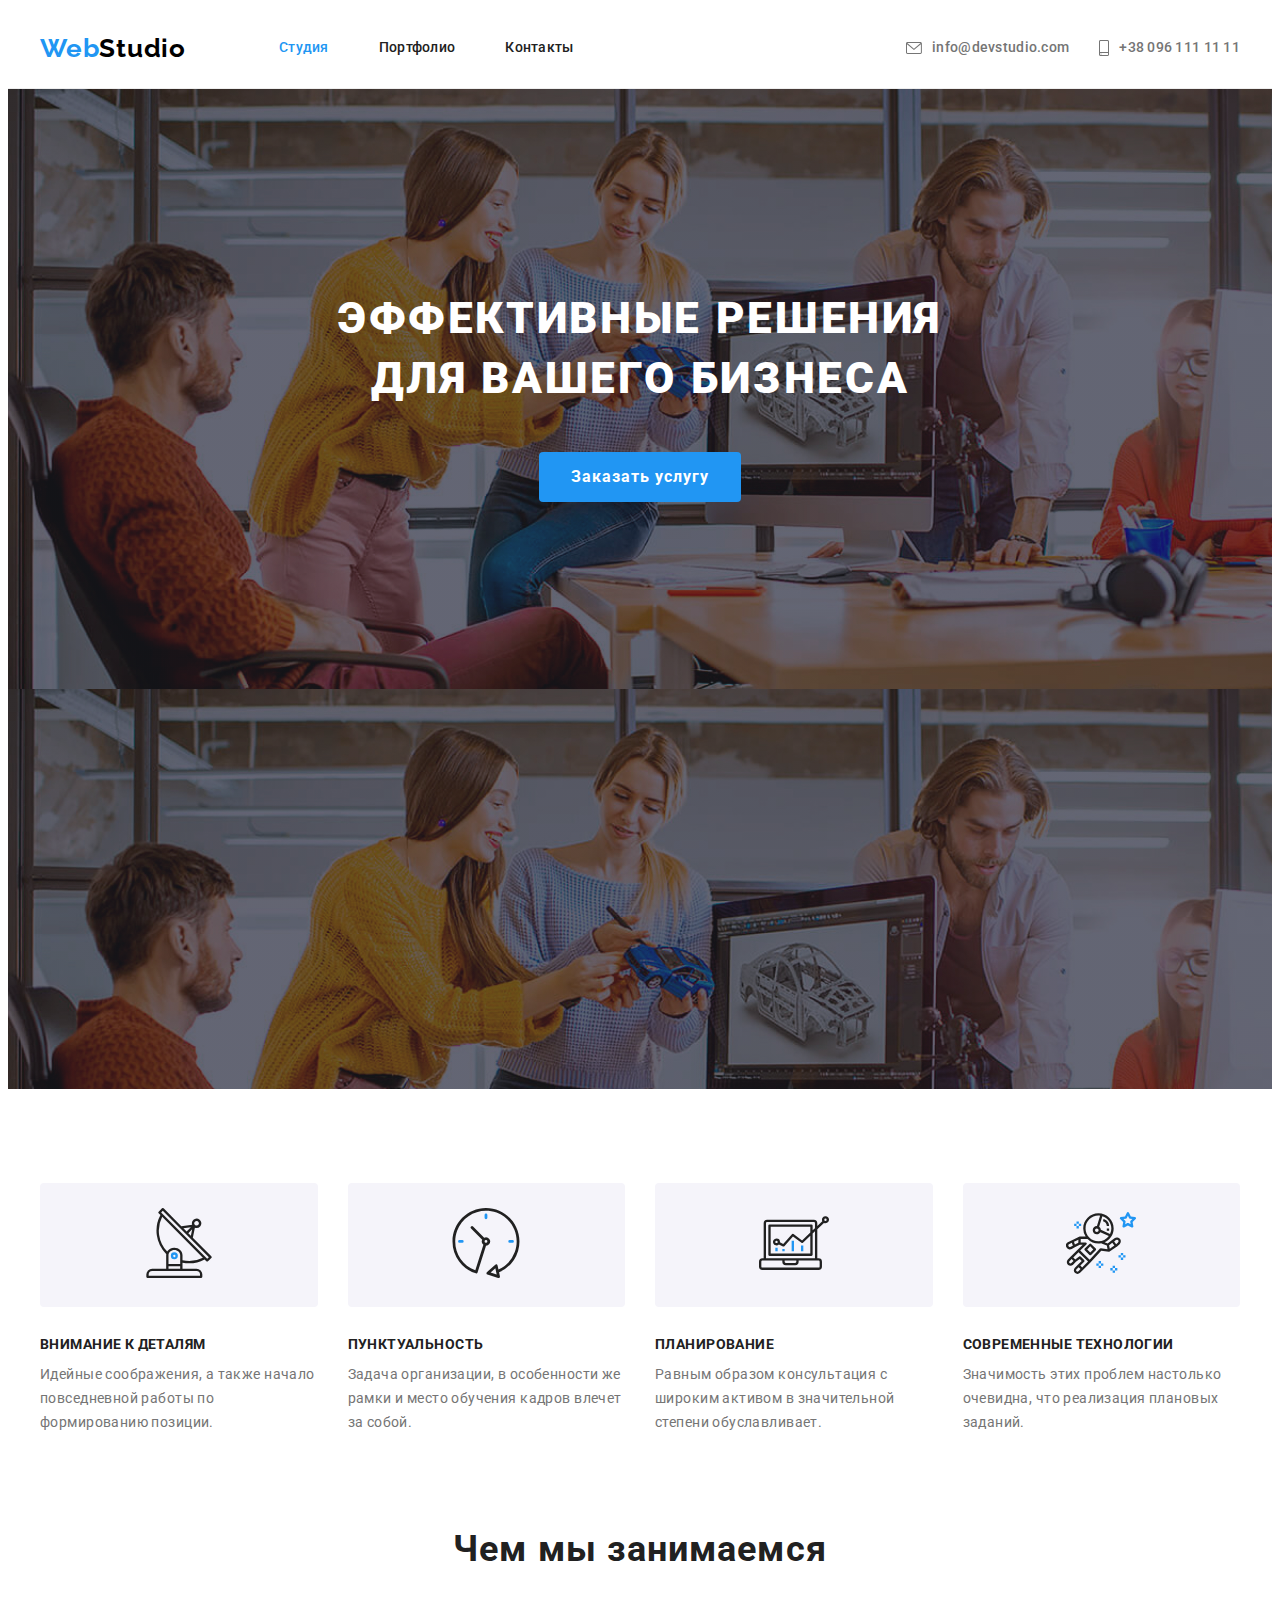
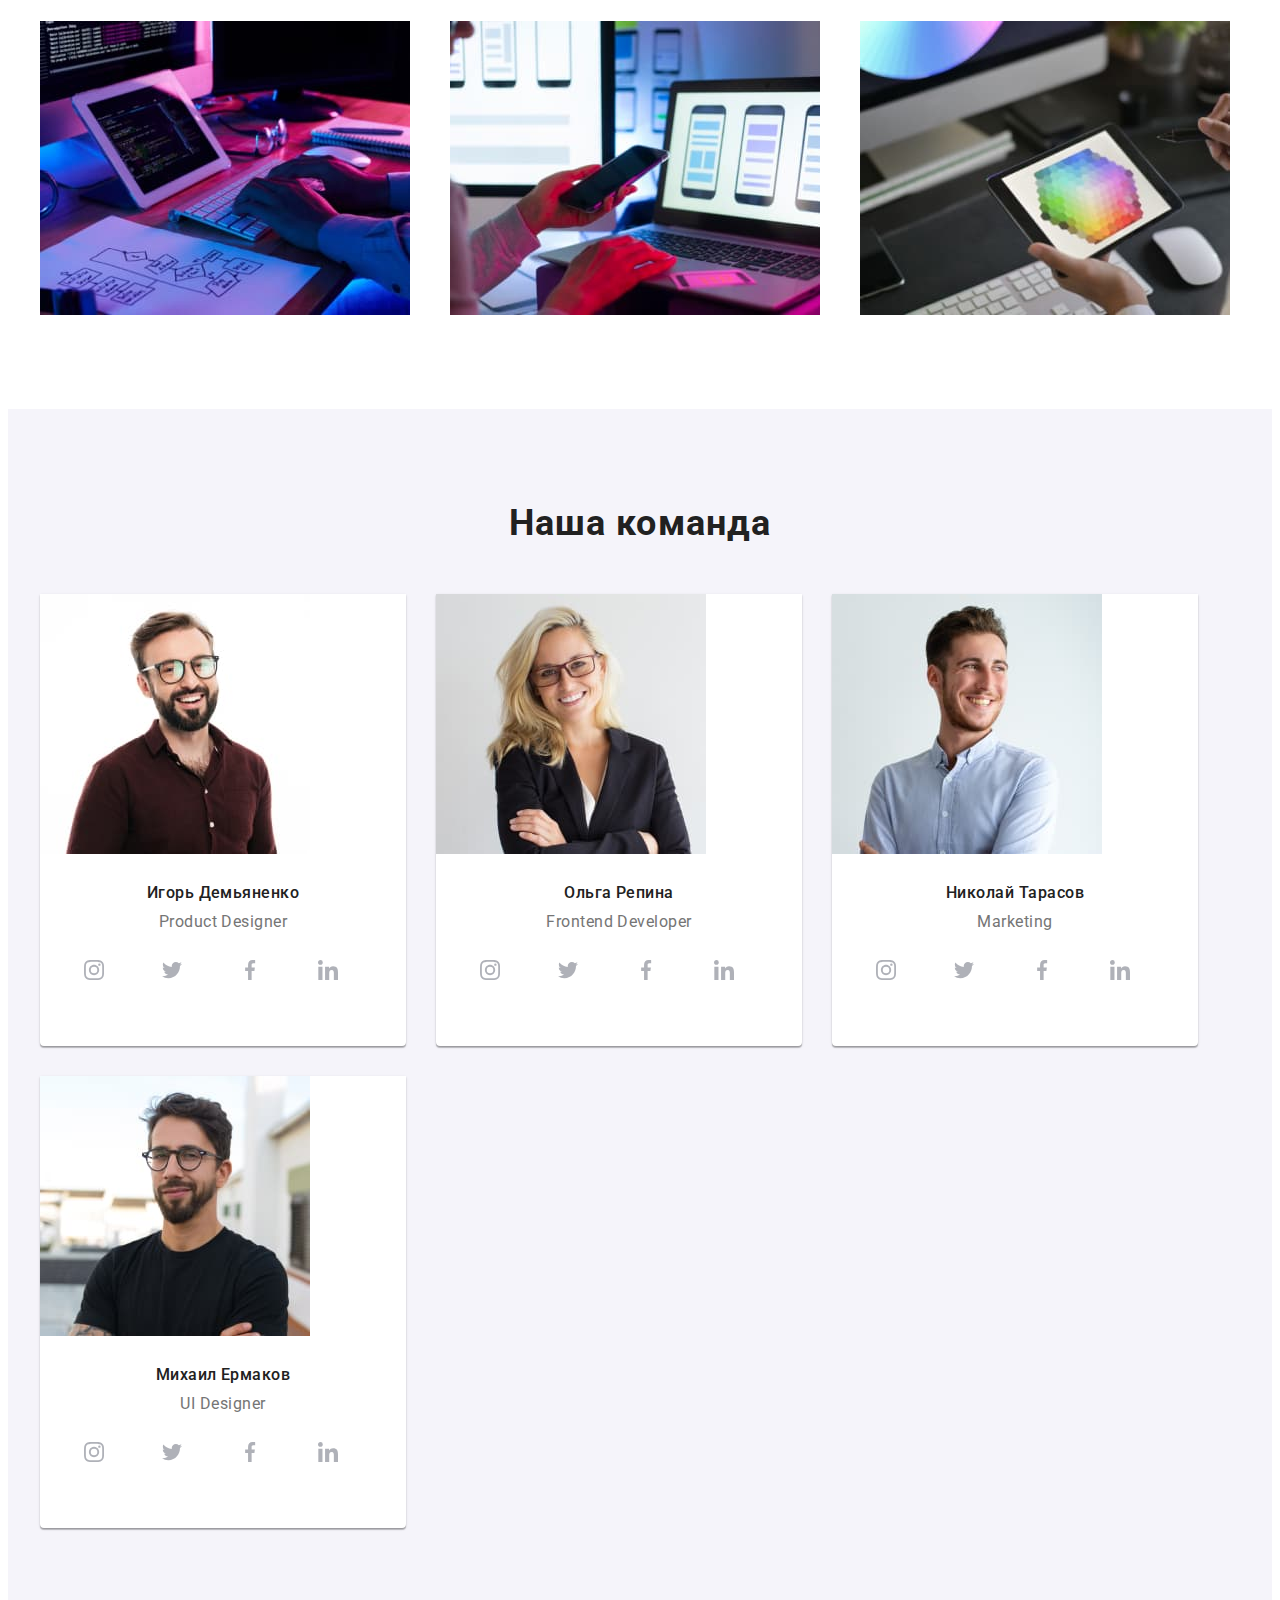
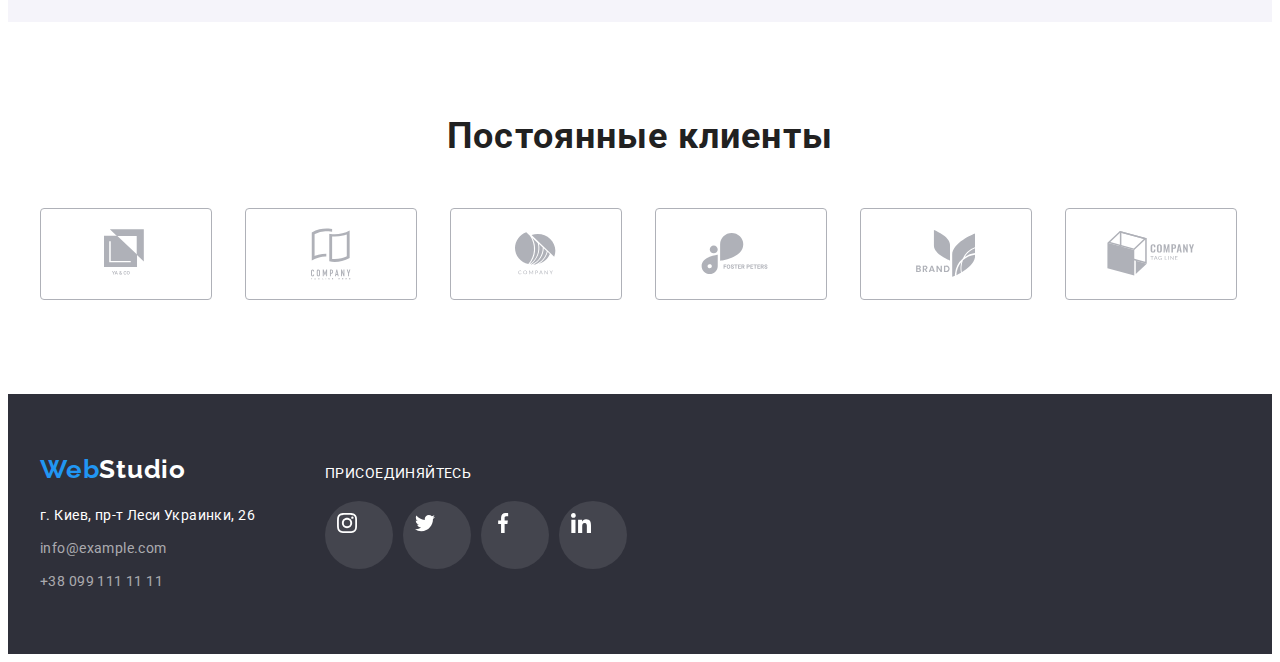
<file: index.html>
<!DOCTYPE html>
<html lang="ru">
<head>
    <meta charset="UTF-8">
    <meta http-equiv="X-UA-Compatible" content="IE=edge">
    <meta name="viewport" content="width=device-width, initial-scale=1.0">
    <title>Веб Студия</title>
    <link rel="stylesheet" href="https://cdnjs.cloudflare.com/ajax/libs/modern-normalize/1.0.0/modern-normalize.min.css"
        integrity="sha512-ISS7cAi1PEhQ8jnbJpJZMd29NlhNj4AWYyLOSp2CE/CsHxTCu+r+t0D2yoJudVrd0/8fTVPUVDzY5Tvli75u/g=="
        crossorigin="anonymous" />
    <link rel="preconnect" href="https://fonts.gstatic.com">
    <link href="https://fonts.googleapis.com/css2?family=Raleway:wght@700&family=Roboto:wght@400;500;700;900&display=swap"
        rel="stylesheet">
    <link rel="stylesheet" href="./css/styles.css">
</head>

<body>

     <!-- Шапка! -->
    <header class="page-header">
        <div class="container">
            <nav class="main-nav">
                <a  class="logo logo-light-theme link"
                    href="#"
                    target="_blank"
                    rel="noopener noreferrer"
                    lang="en"
                    aria-label="Web Studio">
                    <span class="logo-text">Web</span>Studio</a> 
                <ul class="site-nav list">
                    <li class="nav-item">
                        <a class="nav-link link current-page" href="./index.html">Студия</a>
                    </li>
                    <li class="nav-item">
                        <a class="nav-link link" href="./portfolio.html">Портфолио</a>
                    </li>
                    <li class="nav-item">
                        <a class="nav-link link" href="#">Контакты</a>
                    </li>
                </ul>
            </nav>

            <ul class="contacts-header list">
                <li class="contacts-header-item mail">
                    <a class="contacts-header-link link" href="mailto:info@devstudio.com">
                        <svg class="contacts-icon" width="16" height="12">
                            <use href="./images/icons.svg#icon-envelope"></use>
                        </svg>
                        <span>info@devstudio.com</span>
                    </a>
                </li>
                <li class="contacts-header-item tel">
                    <a class="contacts-header-link tel link" href="tel:+380961111111">
                        <svg class="contacts-icon" width="10" height="16">
                            <use href="./images/icons.svg#icon-smartphone"></use>
                        </svg>
                        <span>+38 096 111 11 11</span>
                    </a>
                </li>
            </ul>
        </div>
    </header>


    <main>

        <!-- Герой!  -->

        <section class="hero">
            <div class="hero-wrapper">
                <h1 class="hero-title">Эффективные решения для вашего бизнеса</h1>
                <button class="modal-button button" type="button">Заказать услугу</button>
            </div>
        </section>


        <!-- Особенности! -->

        <section class="features section">
            <div class="container">
                <h2 class="visually-hidden">Наши Особенности</h2>
                <ul class="features-list list">
                    <li class="features-item">
                        <div class="features-item-thumb">
                            <svg width="70" height="70">
                                <use href="./images/icons.svg#icon-antenna"></use>
                            </svg>
                        </div>
                        <h3 class="features-title">Внимание к деталям</h3>
                        <p class="features-desc">Идейные соображения, а также начало повседневной работы по формированию позиции.</p>
                    </li>
                    <li class="features-item">
                        <div class="features-item-thumb">
                            <svg width="70" height="70">
                                <use href="./images/icons.svg#icon-clock"></use>
                            </svg>
                        </div>
                        <h3 class="features-title">Пунктуальность</h3>
                        <p class="features-desc">Задача организации, в особенности же рамки и место обучения кадров влечет за собой.</p>
                    </li>
                    <li class="features-item">
                        <div class="features-item-thumb">
                            <svg width="70" height="70">
                                <use href="./images/icons.svg#icon-diagram"></use>
                            </svg>
                        </div>
                        <h3 class="features-title">Планирование</h3>
                        <p class="features-desc">Равным образом консультация с широким активом в значительной степени обуславливает.</p>
                    </li>
                    <li class="features-item">
                        <div class="features-item-thumb">
                            <svg width="70" height="70">
                                <use href="./images/icons.svg#icon-astronaut"></use>
                            </svg>
                        </div>
                        <h3 class="features-title">Современные технологии</h3>
                        <p class="features-desc">Значимость этих проблем настолько очевидна, что реализация плановых заданий.</p>
                    </li>
                </ul>
            </div>
        </section>

        <!-- Галерея студии! -->

        <section class="gallery section">
            <div class="container">
                <h2 class="section-title">Чем мы занимаемся</h2>
                <ul class="gallery-list list">
                    <li class="gallery-item">
                        <img 
                            class="gallery-img"
                            src="./images/main/main-studio/work-process-01.jpg" 
                            alt="Сотрудник пишет код"
                            width="370"
                            height="294">
                    </li>
                    <li class="gallery-item">
                        <img 
                            class="gallery-img"
                            src="./images/main/main-studio/work-process-02.jpg" 
                            alt="Сотрудник адаптирует сайт под мобильные устройства" 
                            width="370"
                            height="294">
                    </li>
                    <li class="gallery-item">
                        <img 
                            class="gallery-img"
                            src="./images/main/main-studio/work-process-03.jpg" 
                            alt="Дизайнер работает с палитрой" 
                            width="370"
                            height="294">
                    </li>
                </ul>
            </div>
        </section>

        <!-- Сотрудники! -->

        <section class="employees section">
            <div class="container">
                <h2 class="section-title">Наша команда</h2>
                <ul class="employees-list list">
                    <li class="employee-card">
                        <img 
                            class="employee-img"
                            src="./images/main/main-employees/employee-01.jpg" 
                            alt="Игорь Демьяненко"
                            width="270"
                            height="260">
                        <div class="employee-card-thumb">    
                            <h3 class="employee-name">Игорь Демьяненко</h3>
                            <p class="employee-speciality" lang="en">Product Designer</p>
                            <ul class="social-links list">
                                <li class="social-links-item">
                                    <a class="social-links-link" href="#" aria-label="Instagram">
                                        <svg class="social-links-icon" width="20" height="20">
                                            <use href="./images/icons.svg#icon-instagram"></use>
                                        </svg>
                                    </a>
                                </li>
                                <li class="social-links-item">
                                    <a class="social-links-link" href="#" aria-label="Twitter">
                                        <svg class="social-links-icon" width="20" height="20">
                                            <use href="./images/icons.svg#icon-twitter"></use>
                                        </svg>
                                    </a>
                                </li>
                                <li class="social-links-item">
                                    <a class="social-links-link" href="#" aria-label="Facebook">
                                        <svg class="social-links-icon" width="20" height="20">
                                            <use href="./images/icons.svg#icon-facebook"></use>
                                        </svg>
                                    </a>
                                </li>
                                <li class="social-links-item">
                                    <a class="social-links-link" href="#" aria-label="Linkedin">
                                        <svg class="social-links-icon" width="20" height="20">
                                            <use href="./images/icons.svg#icon-linkedin"></use>
                                        </svg>
                                    </a>
                                </li>
                            </ul>
                        </div>
                    </li>
                    <li class="employee-card">
                        <img 
                            class="employee-img"
                            src="./images/main/main-employees/employee-02.jpg" 
                            alt="Ольга Репина" 
                            width="270"
                            height="260">
                        <div class="employee-card-thumb">
                            <h3 class="employee-name">Ольга Репина</h3>
                            <p class="employee-speciality" lang="en">Frontend Developer</p>
                            <ul class="social-links list">
                                <li class="social-links-item">
                                    <a class="social-links-link" href="#" aria-label="Instagram">
                                        <svg class="social-links-icon" width="20" height="20">
                                            <use href="./images/icons.svg#icon-instagram"></use>
                                        </svg>
                                    </a>
                                </li>
                                <li class="social-links-item">
                                    <a class="social-links-link" href="#" aria-label="Twitter">
                                        <svg class="social-links-icon" width="20" height="20">
                                            <use href="./images/icons.svg#icon-twitter"></use>
                                        </svg>
                                    </a>
                                </li>
                                <li class="social-links-item">
                                    <a class="social-links-link" href="#" aria-label="Facebook">
                                        <svg class="social-links-icon" width="20" height="20">
                                            <use href="./images/icons.svg#icon-facebook"></use>
                                        </svg>
                                    </a>
                                </li>
                                <li class="social-links-item">
                                    <a class="social-links-link" href="#" aria-label="Linkedin">
                                        <svg class="social-links-icon" width="20" height="20">
                                            <use href="./images/icons.svg#icon-linkedin"></use>
                                        </svg>
                                    </a>
                                </li>
                            </ul>
                        </div>
                    </li>
                    <li class="employee-card">
                        <img 
                            class="employee-img"
                            src="./images/main/main-employees/employee-03.jpg" 
                            alt="Николай Тарасов" 
                            width="270"
                            height="260">
                        <div class="employee-card-thumb">
                            <h3 class="employee-name">Николай Тарасов</h3>
                            <p class="employee-speciality" lang="en">Marketing</p>
                            <ul class="social-links list">
                                <li class="social-links-item">
                                    <a class="social-links-link" href="#" aria-label="Instagram">
                                        <svg class="social-links-icon" width="20" height="20">
                                            <use href="./images/icons.svg#icon-instagram"></use>
                                        </svg>
                                    </a>
                                </li>
                                <li class="social-links-item">
                                    <a class="social-links-link" href="#" aria-label="Twitter">
                                        <svg class="social-links-icon" width="20" height="20">
                                            <use href="./images/icons.svg#icon-twitter"></use>
                                        </svg>
                                    </a>
                                </li>
                                <li class="social-links-item">
                                    <a class="social-links-link" href="#" aria-label="Facebook">
                                        <svg class="social-links-icon" width="20" height="20">
                                            <use href="./images/icons.svg#icon-facebook"></use>
                                        </svg>
                                    </a>
                                </li>
                                <li class="social-links-item">
                                    <a class="social-links-link" href="#" aria-label="Linkedin">
                                        <svg class="social-links-icon" width="20" height="20">
                                            <use href="./images/icons.svg#icon-linkedin"></use>
                                        </svg>
                                    </a>
                                </li>
                            </ul>
                        </div>
                    </li>
                    <li class="employee-card">
                        <img 
                            class="employee-img"
                            src="./images/main/main-employees/employee-04.jpg" 
                            alt="Михаил Ермаков" 
                            width="270"
                            height="260">
                        <div class="employee-card-thumb">
                            <h3 class="employee-name">Михаил Ермаков</h3>
                            <p class="employee-speciality" lang="en">UI Designer</p>
                            <ul class="social-links list">
                                <li class="social-links-item">
                                    <a class="social-links-link" href="#" aria-label="Instagram">
                                        <svg class="social-links-icon" width="20" height="20">
                                            <use href="./images/icons.svg#icon-instagram"></use>
                                        </svg>
                                    </a>
                                </li>
                                <li class="social-links-item">
                                    <a class="social-links-link" href="#" aria-label="Twitter">
                                        <svg class="social-links-icon" width="20" height="20">
                                            <use href="./images/icons.svg#icon-twitter"></use>
                                        </svg>
                                    </a>
                                </li>
                                <li class="social-links-item">
                                    <a class="social-links-link" href="#" aria-label="Facebook">
                                        <svg class="social-links-icon" width="20" height="20">
                                            <use href="./images/icons.svg#icon-facebook"></use>
                                        </svg>
                                    </a>
                                </li>
                                <li class="social-links-item">
                                    <a class="social-links-link" href="#" aria-label="Linkedin">
                                        <svg class="social-links-icon" width="20" height="20">
                                            <use href="./images/icons.svg#icon-linkedin"></use>
                                        </svg>
                                    </a>
                                </li>
                            </ul>
                        </div>
                    </li>
                </ul>
            </div>
        </section>


        <!-- Клиенты! -->

        <section class="clients section">
            <div class="container">
                <h2 class="section-title">Постоянные клиенты</h2>
                <ul class="clients-list list">
                    <li class="clients-item">
                        <a class="clients-link link" href="#" lang="en" aria-label="ya-and-co">
                            <svg class="clients-icon" width="44" height="49">
                                <use href="./images/icons.svg#icon-clients-logo-1"></use>
                            </svg>
                        </a>
                    </li>
                    <li class="clients-item">
                        <a class="clients-link link" href="#" lang="en" aria-label="company-tagline-here">
                            <svg class="clients-icon" width="40" height="52">
                                <use href="./images/icons.svg#icon-clients-logo-2"></use>
                            </svg>
                        </a>
                    </li>
                    <li class="clients-item">
                        <a class="clients-link link" href="#" lang="en" aria-label="company">
                            <svg class="clients-icon" width="41" height="43">
                                <use href="./images/icons.svg#icon-clients-logo-3"></use>
                            </svg>
                        </a>
                    </li>
                    <li class="clients-item">
                        <a class="clients-link link" href="#" lang="en" aria-label="foster-peters">
                            <svg class="clients-icon" width="80" height="42">
                                <use href="./images/icons.svg#icon-clients-logo-4"></use>
                            </svg>
                        </a>
                    </li>
                    <li class="clients-item">
                        <a class="clients-link link" href="#" lang="en" aria-label="brand">
                            <svg class="clients-icon" width="59" height="47">
                                <use href="./images/icons.svg#icon-clients-logo-5"></use>
                            </svg>
                        </a>
                    </li>
                    <li class="clients-item">
                        <a class="clients-link link" href="#" lang="en" aria-label="company-tagline">
                            <svg class="clients-icon" width="88" height="45">
                                <use href="./images/icons.svg#icon-clients-logo-6"></use>
                            </svg>
                        </a>
                    </li>
                </ul>
            </div>
        </section>
    </main>


    <!-- Подвал! -->

    <footer class="footer">
        <div class="container">
            <div class="adress-box">
                <a 
                    class="logo logo-dark-theme link"
                    href="#"
                    target="_blank"
                    rel="noopener noreferrer"
                    lang="en"
                    aria-label="Web Studio">
                    <span class="logo-text">Web</span>Studio
                </a>

                <address class="address">
                    <p class="address-info">г. Киев, пр-т Леси Украинки, 26</p>
                    <ul class="contacts-footer list">
                        <li class="contacts-footer-item mail">
                            <a class="contacts-footer-link link" href="mailto:info@example.com">info@example.com</a>
                        </li>
                        <li class="contacts-footer-item">
                            <a class="contacts-footer-link link" href="tel:+380991111111">+38 099 111 11 11</a>
                        </li>
                    </ul>
                </address>
            </div>
            <div class="appeal-box">
                <p  class="appeal">Присоединяйтесь</p>
                <ul class="social-links list">
                    <li class="social-links-item">
                        <a class="social-links-link footer" href="#" aria-label="Instagram">
                            <svg class="social-links-icon" width="20" height="20">
                                <use href="./images/icons.svg#icon-instagram"></use>
                            </svg>
                        </a>
                    </li>
                    <li class="social-links-item">
                        <a class="social-links-link footer" href="#" aria-label="Twitter">
                            <svg class="social-links-icon" width="20" height="20">
                                <use href="./images/icons.svg#icon-twitter"></use>
                            </svg>
                        </a>
                    </li>
                    <li class="social-links-item">
                        <a class="social-links-link footer" href="#" aria-label="Facebook">
                            <svg class="social-links-icon" width="20" height="20">
                                <use href="./images/icons.svg#icon-facebook"></use>
                            </svg>
                        </a>
                    </li>
                    <li class="social-links-item">
                        <a class="social-links-link footer" href="#" aria-label="Linkedin">
                            <svg class="social-links-icon" width="20" height="20">
                                <use href="./images/icons.svg#icon-linkedin"></use>
                            </svg>
                        </a>
                    </li>
                </ul>
            </div>
         </div>
    </footer>   
</body>

</html>
</file>
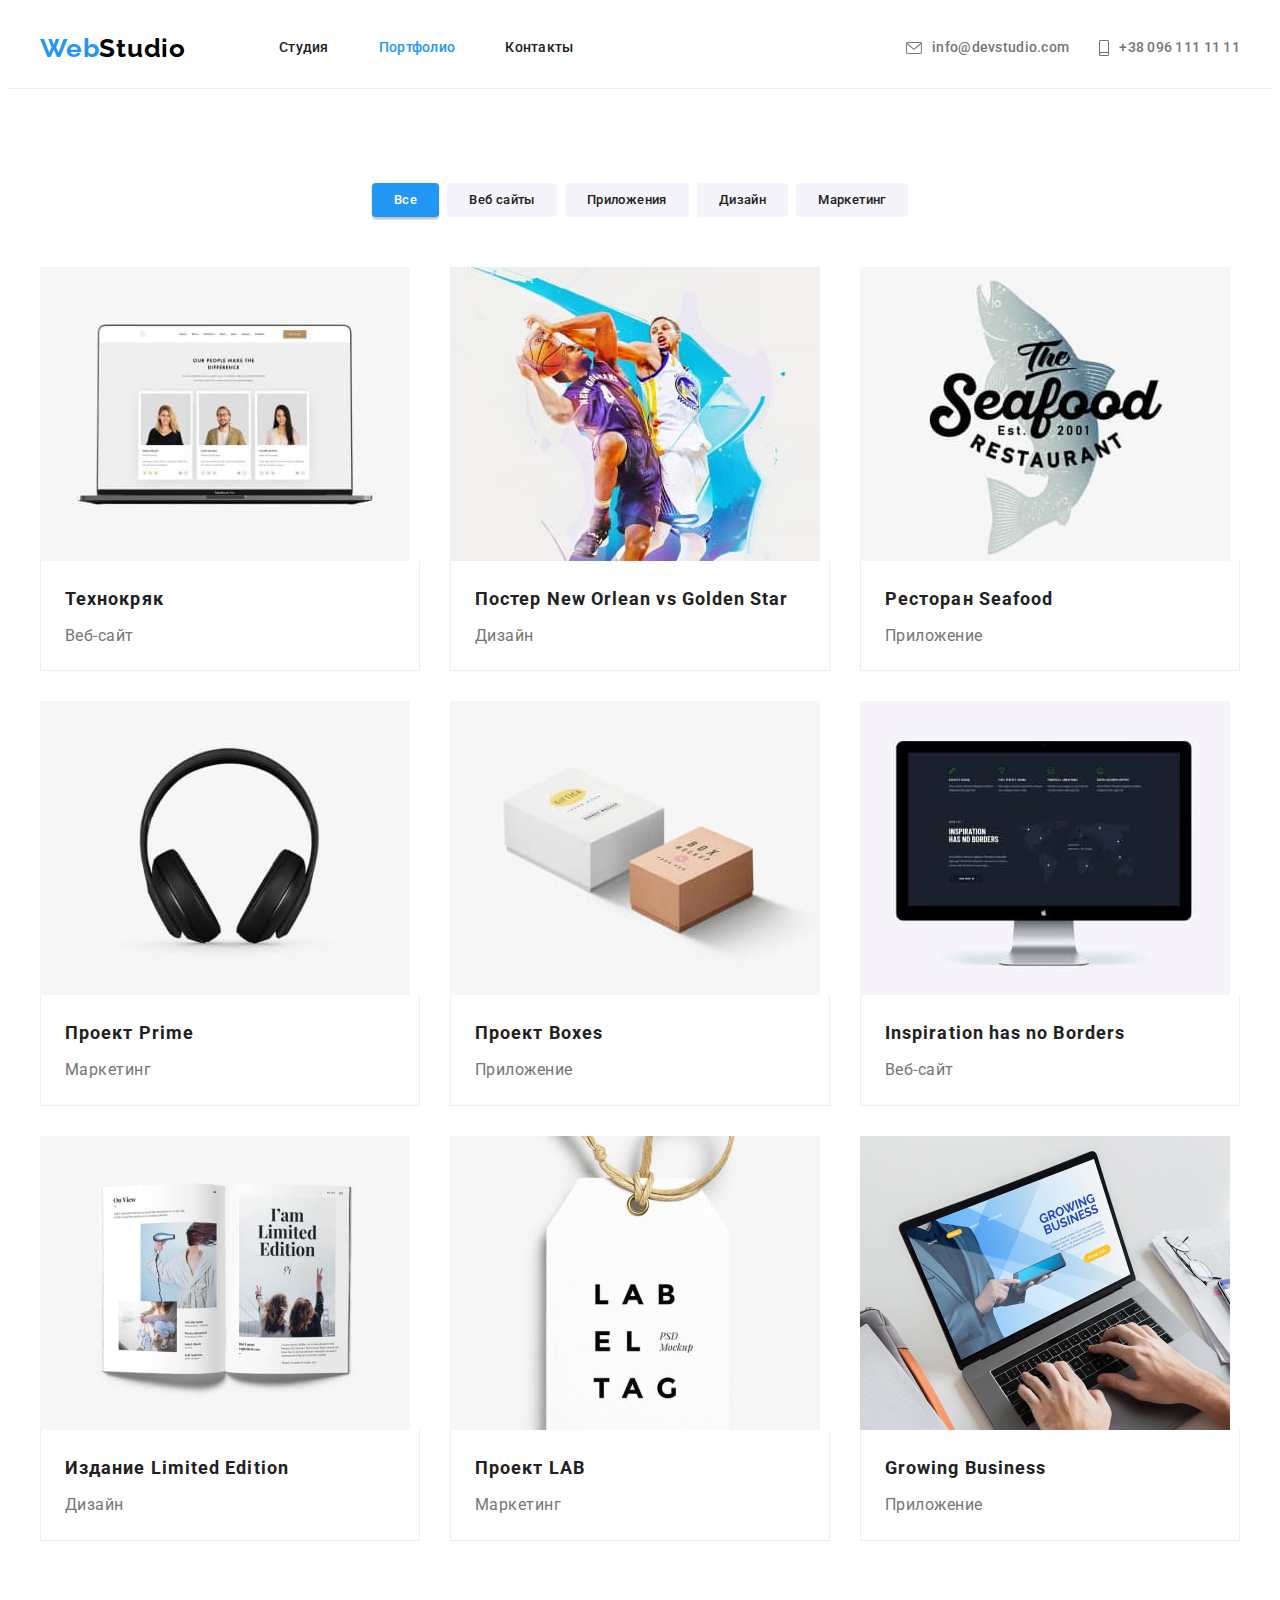
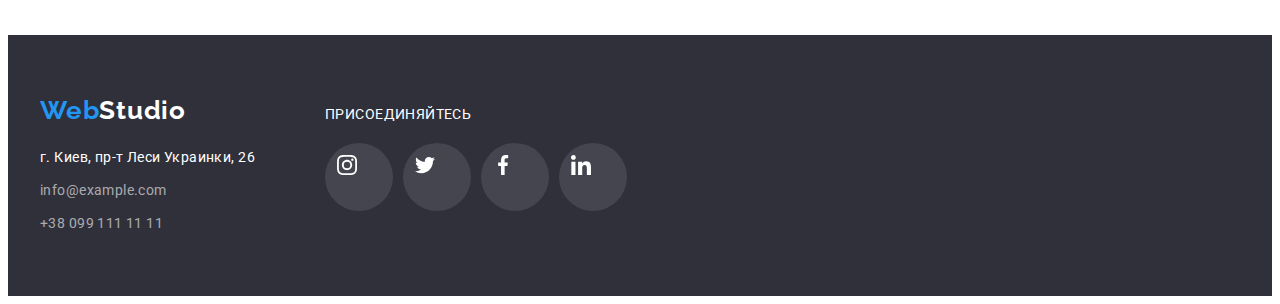
<file: portfolio.html>
<!DOCTYPE html>
<html lang="ru">
<head>
    <meta charset="UTF-8">
    <meta http-equiv="X-UA-Compatible" content="IE=edge">
    <meta name="viewport" content="width=device-width, initial-scale=1.0">
    <title>Портфолио</title>
    <link rel="stylesheet" href="https://cdnjs.cloudflare.com/ajax/libs/modern-normalize/1.0.0/modern-normalize.min.css"
        integrity="sha512-ISS7cAi1PEhQ8jnbJpJZMd29NlhNj4AWYyLOSp2CE/CsHxTCu+r+t0D2yoJudVrd0/8fTVPUVDzY5Tvli75u/g=="
        crossorigin="anonymous" />
    <link rel="preconnect" href="https://fonts.gstatic.com">
    <link href="https://fonts.googleapis.com/css2?family=Raleway:wght@700&family=Roboto:wght@400;500;700;900&display=swap"
        rel="stylesheet">
    <link rel="stylesheet" href="./css/styles.css">
</head>


<body>

    <!-- Шапка! -->

    <header class="page-header">
        <div class="container">
            <nav class="main-nav">
                <a class="logo logo-light-theme link" href="#" target="_blank" rel="noopener noreferrer" lang="en"
                    aria-label="Web Studio">
                    <span class="logo-text">Web</span>Studio</a>
                <ul class="site-nav list">
                    <li class="nav-item">
                        <a class="nav-link link" href="./index.html">Студия</a>
                    </li>
                    <li class="nav-item">
                        <a class="nav-link link current-page" href="./portfolio.html">Портфолио</a>
                    </li>
                    <li class="nav-item">
                        <a class="nav-link link" href="#">Контакты</a>
                    </li>
                </ul>
            </nav>
    
            <ul class="contacts-header list">
                <li class="contacts-header-item mail">
                    <a class="contacts-header-link link" href="mailto:info@devstudio.com">
                        <svg class="contacts-icon" width="16" height="12">
                            <use href="./images/icons.svg#icon-envelope"></use>
                        </svg>
                        <span>info@devstudio.com</span>
                    </a>
                </li>
                <li class="contacts-header-item tel">
                    <a class="contacts-header-link tel link" href="tel:+380961111111">
                        <svg class="contacts-icon" width="10" height="16">
                            <use href="./images/icons.svg#icon-smartphone"></use>
                        </svg>
                        <span>+38 096 111 11 11</span>
                    </a>
                </li>
            </ul>
        </div>
    </header>


    <main>

        <!-- Портфолио -->

        <section class="portfolio section">
            <h1 class="visually-hidden">Портфолио</h1>
                <div class="container">
                    <ul class="projects-filter list">
                        <li class="filter-option">
                            <button class="filter-button active-btn button" type="button">Все</button>
                        </li>
                        <li class="filter-option">
                            <button class="filter-button button" type="button">Веб сайты</button>
                        </li>
                        <li class="filter-option">
                            <button class="filter-button button" type="button">Приложения</button>
                        </li>
                        <li class="filter-option">
                            <button class="filter-button button" type="button">Дизайн</button>
                        </li>
                        <li class="filter-option">
                            <button class="filter-button button" type="button">Маркетинг</button>
                    </ul>

                    <ul class="projects list">
                        <li class="project-card">
                            <a class="project-link link" href="#">
                                <img 
                                    class="project-img"
                                    src="./images/portfolio/work-sample-01.jpg" 
                                    alt="Главная страница веб-сайта Технокряк" 
                                    width="370" 
                                    height="294">
                                <div class="project-thumb">
                                    <h2 class="project-title">Технокряк</h2>
                                    <p class="project-type">Веб-сайт</p>
                                </div>
                            </a>
                        </li>
                        <li class="project-card">
                            <a class="project-link link" href="#">
                                <img 
                                    class="project-img"
                                    src="./images/portfolio/work-sample-02.jpg" 
                                    alt="Постер New Orlean vs Golden Star" 
                                    width="370" 
                                    height="294">
                                <div class="project-thumb">
                                    <h2 class="project-title">Постер <span lang="en">New Orlean vs Golden Star</span></h2>
                                    <p class="project-type">Дизайн</p>
                                </div>
                            </a>
                        </li>
                        <li class="project-card">
                            <a class="project-link link" href="#">
                                <img 
                                    class="project-img"
                                    src="./images/portfolio/work-sample-03.jpg" 
                                    alt="Иконка приложения ресторана Seafood" 
                                    width="370" 
                                    height="294">
                                <div class="project-thumb">
                                    <h2 class="project-title">Ресторан <span lang="en">Seafood</span></h2>
                                    <p class="project-type">Приложение</p>
                                </div>
                            </a>
                        </li>
                        <li class="project-card">
                            <a class="project-link link" href="#">
                                <img 
                                    class="project-img"
                                    src="./images/portfolio/work-sample-04.jpg" 
                                    alt="Логотип маркетинг проекта Prime" 
                                    width="370" 
                                    height="294">
                                <div class="project-thumb">
                                    <h2 class="project-title">Проект <span lang="en">Prime</span></h2>
                                    <p class="project-type">Маркетинг</p>
                                </div>
                            </a>
                        </li>
                        <li class="project-card">
                            <a class="project-link link" href="#">
                                <img 
                                    class="project-img" 
                                    src="./images/portfolio/work-sample-05.jpg" 
                                    alt="Логотип проекта Boxes" 
                                    width="370" 
                                    height="294">
                                <div class="project-thumb">
                                    <h2 class="project-title">Проект <span lang="en">Boxes</span></h2>
                                    <p class="project-type">Приложение</p>
                                </div>
                            </a>
                        </li>
                        <li class="project-card">
                            <a class="project-link link" href="#">
                                <img 
                                    class="project-img"
                                    src="./images/portfolio/work-sample-06.jpg" 
                                    alt="Главная страница веб-сайта Inspiration has no Borders" 
                                    width="370" 
                                    height="294">
                                <div class="project-thumb">
                                    <h2 class="project-title" lang="en">Inspiration has no Borders</h2>
                                    <p class="project-type">Веб-сайт</p>
                                </div>
                            </a>
                        </li>
                        <li class="project-card">
                            <a class="project-link link" href="#">
                                <img 
                                    class="project-img"
                                    src="./images/portfolio/work-sample-07.jpg" 
                                    alt="Разворот издания Limited Edition" 
                                    width="370" 
                                    height="294">
                                <div class="project-thumb">
                                    <h2 class="project-title">Издание <span lang="en">Limited Edition</span></h2>
                                    <p class="project-type">Дизайн</p>
                                </div>
                            </a>
                        </li>
                        <li class="project-card">
                            <a class="project-link link" href="#">
                                <img 
                                    class="project-img"
                                    src="./images/portfolio/work-sample-08.jpg" 
                                    alt="Логотип маркетинг проекта LAB" 
                                    width="370" 
                                    height="294">
                                <div class="project-thumb">
                                    <h2 class="project-title">Проект <span lang="en">LAB</span></h2>
                                    <p class="project-type">Маркетинг</p>
                                </div>
                            </a>
                        </li>
                        <li class="project-card">
                            <a class="project-link link" href="#">
                                <img 
                                    class="project-img"
                                    src="./images/portfolio/work-sample-09.jpg" 
                                    alt="Главная страница приложения Growing Business" 
                                    width="370" 
                                    height="294">
                                <div class="project-thumb">
                                    <h2 class="project-title" lang="en">Growing Business</h2>
                                    <p class="project-type">Приложение</p>
                                </div>
                            </a>
                        </li>
                    </ul>
            </div>
        </section>  
    </main>
        
    <!-- Подвал! -->
                                      
    <footer class="footer">
        <div class="container">
            <div class="adress-box">
                <a class="logo logo-dark-theme link" href="#" target="_blank" rel="noopener noreferrer" lang="en"
                    aria-label="Web Studio">
                    <span class="logo-text">Web</span>Studio
                </a>
    
                <address class="address">
                    <p class="address-info">г. Киев, пр-т Леси Украинки, 26</p>
                    <ul class="contacts-footer list">
                        <li class="contacts-footer-item mail">
                            <a class="contacts-footer-link link" href="mailto:info@example.com">info@example.com</a>
                        </li>
                        <li class="contacts-footer-item">
                            <a class="contacts-footer-link link" href="tel:+380991111111">+38 099 111 11 11</a>
                        </li>
                    </ul>
                </address>
            </div>
            <div class="appeal-box">
                <p class="appeal">Присоединяйтесь</p>
                <ul class="social-links list">
                    <li class="social-links-item">
                        <a class="social-links-link footer" href="#" aria-label="Instagram">
                            <svg class="social-links-icon" width="20" height="20">
                                <use href="./images/icons.svg#icon-instagram"></use>
                            </svg>
                        </a>
                    </li>
                    <li class="social-links-item">
                        <a class="social-links-link footer" href="#" aria-label="Twitter">
                            <svg class="social-links-icon" width="20" height="20">
                                <use href="./images/icons.svg#icon-twitter"></use>
                            </svg>
                        </a>
                    </li>
                    <li class="social-links-item">
                        <a class="social-links-link footer" href="#" aria-label="Facebook">
                            <svg class="social-links-icon" width="20" height="20">
                                <use href="./images/icons.svg#icon-facebook"></use>
                            </svg>
                        </a>
                    </li>
                    <li class="social-links-item">
                        <a class="social-links-link footer" href="#" aria-label="Linkedin">
                            <svg class="social-links-icon" width="20" height="20">
                                <use href="./images/icons.svg#icon-linkedin"></use>
                            </svg>
                        </a>
                    </li>
                </ul>
            </div>
        </div>
    </footer>
</body>
</html>
</file>
<file: css/styles.css>
/* основной шрифт  "Roboto", sans-serif */
/* вторичный шрифт  "Raleway", sans-serif */
/* цвет основного текста #757575 */
/* вторичный цвет текста   #212121 */
/* основной цвет фона  #fff */
/* вторичный цвет фона  #f5f4fa */
/* фон подвала 2F303A */
/* акцент #18A0FB */
/* верхний и нижний внутренний отступ секций: 94px */

:root {
  --main-font: "Roboto", sans-serif;
  --secondary-font: "Raleway", sans-serif;
  --primary-text-color: #757575;
  --secondary-text-color: #212121;
  --primary-background-color: #fff;
  --secondary-background-color: #f5f4fa;
  --footer-background: #2f303a;
  --accent-color: #2196f3;
  --section-padding-top-and-bottom: 94px;
}

body {
  font-family: var(--main-font);
  color: var(--primary-text-color);
}

h1,
h2,
h3,
h4,
h5,
h6,
p {
  margin: 0;
}

ol,
ul {
  margin: 0;
  padding: 0;
}

img {
  display: block;
  max-width: 100%;
  height: auto;
}

.list {
  list-style: none;
}

.link {
  text-decoration: none;
}

.address {
  font-style: normal;
}

.visually-hidden {
  position: absolute !important;
  clip: rect(1px 1px 1px 1px); /* IE6, IE7 */
  clip: rect(1px, 1px, 1px, 1px);
  padding: 0 !important;
  border: 0 !important;
  height: 1px !important;
  width: 1px !important;
  overflow: hidden;
}

/* =============COMPONENTS!!!=============== */
.logo {
  font-family: var(--secondary-font);
  font-weight: 700;
  font-size: 26px;
  line-height: 1.19;
  letter-spacing: 0.03em;
}

.logo-dark-theme {
  display: block;
  margin-bottom: 20px;
  color: #fff;
}

.logo-light-theme {
  padding-top: 24px;
  padding-bottom: 24px;
  color: #000;
}

.logo-text {
  color: var(--accent-color);
}

.button {
  font-family: inherit;
  cursor: pointer;
}

.button:hover,
.button:focus {
  background-color: var(--accent-color);
  color: #fff;
}

.section-title {
  margin-bottom: 50px;
  font-weight: 700;
  font-size: 36px;
  line-height: 1.16;
  letter-spacing: 0.03em;
  text-align: center;
  color: var(--secondary-text-color);
}

.nav-item > .current-page {
  color: var(--accent-color);
}

.container {
  max-width: 1200px;
  margin-left: auto;
  margin-right: auto;
  padding-left: 15px;
  padding-right: 15px;
}

.section {
  padding-top: var(--section-padding-top-and-bottom);
  padding-bottom: var(--section-padding-top-and-bottom);
  background-color: var(--primary-background-color);
}

/* ==============HEADER!!!=============== */
.page-header {
  background-color: var(--primary-background-color);
  border-bottom: 1px solid #eee;
}

.page-header > .container {
  display: flex;
  align-items: center;
}

.main-nav {
  display: flex;
  align-items: center;
}

.site-nav {
  display: flex;
  margin-left: 93px;
}

.nav-item + .nav-item {
  margin-left: 50px;
}

.nav-link {
  display: block;
  padding-top: 32px;
  padding-bottom: 32px;
  font-weight: 500;
  font-size: 14px;
  line-height: 1.14;
  letter-spacing: 0.02em;
  color: var(--secondary-text-color);
}

.contacts-header {
  display: flex;
  margin-left: auto;
  align-items: center;
}

.contacts-icon {
  margin-right: 10px;
  fill: currentColor;
}

.contacts-header-link {
  display: flex;
  align-items: center;
  padding-top: 32px;
  padding-bottom: 32px;
  font-weight: 500;
  font-size: 14px;
  line-height: 1.14;
  letter-spacing: 0.02em;
  color: var(--primary-text-color);
}

.contacts-header-item.tel {
  margin-left: 30px;
}

.nav-link:hover,
.nav-link:focus,
.contacts-header-link:hover,
.contacts-header-link:focus {
  color: var(--accent-color);
}
/* ===============HEADER END!!!=================== */

/* ===============HERO!!!======================= */
.hero {
  padding-top: 200px;
  padding-bottom: 200px;
  max-width: 1600px;
  height: 600px;
  margin-left: auto;
  margin-right: auto;
  background-color: #c4c4c4;
  background-image: linear-gradient(
      to right,
      rgba(47, 48, 58, 0.4),
      rgba(47, 48, 58, 0.4)
    ),
    url("../images/main/hero-background.jpg");

  /* background-repeat: no-repeat;
  background-position: center;
  background-size: cover; */
}

.hero-wrapper {
  max-width: 696px;
  margin-left: auto;
  margin-right: auto;
  text-align: center;
}

.hero-title {
  margin-bottom: 43px;
  font-weight: 900;
  font-size: 44px;
  line-height: 1.36;
  letter-spacing: 0.06em;
  text-transform: uppercase;
  color: #fff;
}

.modal-button {
  padding: 10px 32px;
  border-radius: 4px;
  min-width: 200px;
  font-weight: 700;
  font-size: 16px;
  line-height: 1.87;
  letter-spacing: 0.06em;
  color: #fff;
  background-color: var(--accent-color);
  border: none;
}
/* ===============HERO END!!!======================= */

/* ===============FEATURES SECTION!!!================ */
.features.section {
  padding-bottom: 47px;
}

.features-list {
  display: flex;
  margin-left: -30px;
  margin-top: -30px;
}

.features-item {
  margin-left: 30px;
  margin-top: 30px;
  flex-basis: calc(100% / 4 - 30px);
}

.features-item-thumb {
  padding-top: 25px;
  padding-bottom: 25px;
  margin-bottom: 30px;
  background-color: rgba(245, 244, 250, 1);
  border-radius: 4px;
  text-align: center;
}

.features-title {
  margin-bottom: 10px;
  font-weight: 700;
  font-size: 14px;
  line-height: 1.14;
  letter-spacing: 0.03em;
  text-transform: uppercase;
  color: var(--secondary-text-color);
}

.features-desc {
  font-size: 14px;
  line-height: 1.71;
  letter-spacing: 0.03em;
}

/* ===============FEATURES SECTION END!!!================ */

/* ===============GALLERY SECTION!!!====================== */
.gallery.section {
  padding-top: 47px;
}

.gallery-list {
  display: flex;
  flex-wrap: wrap;
  margin-left: -30px;
  margin-top: -30px;
}

.gallery-item {
  margin-left: 30px;
  margin-top: 30px;
  flex-basis: calc(100% / 3 - 30px);
}
/* ===============GALLERY SECTION END!!!====================== */

/* ===============EMPLOYEES SECTION!!!============================== */
.employees.section {
  background-color: var(--secondary-background-color);
}

.employees-list {
  display: flex;
  flex-wrap: wrap;
  margin-left: -30px;
  margin-top: -30px;
}

.employee-card {
  margin-left: 30px;
  margin-top: 30px;
  flex-basis: calc(100% / 4 - 30px);
  background-color: #fff;
  border-bottom-right-radius: 4px;
  border-bottom-left-radius: 4px;
  box-shadow: 0px 1px 3px rgba(0, 0, 0, 0.12), 0px 1px 1px rgba(0, 0, 0, 0.14),
    0px 2px 1px rgba(0, 0, 0, 0.2);
}

.employee-card-thumb {
  padding: 30px 32px;
}

.employee-name {
  margin-bottom: 10px;
  text-align: center;
  font-weight: 500;
  font-size: 16px;
  line-height: 1.18;
  letter-spacing: 0.03em;
  color: var(--secondary-text-color);
}

.employee-speciality {
  margin-bottom: 16px;
  text-align: center;
  line-height: 1.18;
  letter-spacing: 0.03em;
  color: var(--primary-text-color);
}

.social-links {
  display: flex;
  justify-content: center;
}

.social-links-item + .social-links-item {
  margin-left: 10px;
}

.social-links-link {
  display: block;
  padding: 12px;
  width: 44px;
  height: 44px;
  border-radius: 50%;
  color: #afb1b8;
}

.social-links-icon {
  fill: currentColor;
}

.social-links-link:hover,
.social-links-link:focus {
  background-color: var(--accent-color);
  color: #fff;
}

/* ===============EMPLOYEES SECTION END!!!============================== */

/* CLIENTS!!! */
.clients-list {
  display: flex;
  flex-wrap: wrap;
  margin-top: -30px;
  margin-left: -30px;
}

.clients-item {
  margin-left: 30px;
  margin-top: 30px;
  flex-basis: calc(100% / 6 - 30px);
  color: #afb1b8;
}

.clients-link {
  display: flex;
  justify-content: center;
  align-items: center;
  width: 170px;
  height: 90px;
  border: 1px solid rgba(175, 177, 184, 1);
  border-radius: 4px;
  color: #afb1b8;
}

.clients-icon {
  fill: currentColor;
  text-align: center;
}

.clients-link:hover,
.clients-link:focus {
  color: var(--accent-color);
  border: 1px solid var(--accent-color);
}
/* ===============FOOTER!!!=================================== */
.footer {
  padding-top: 60px;
  padding-bottom: 60px;
  background-color: #2f303a;
}

.footer > .container {
  display: flex;
  align-items: baseline;
}

.logo.logo-dark-theme {
  margin-bottom: 20px;
}

.address-info {
  margin-bottom: 9px;
  font-size: 14px;
  line-height: 1.71;
  letter-spacing: 0.03em;
  color: #fff;
}

.contacts-footer-link {
  font-size: 14px;
  line-height: 1.71;
  letter-spacing: 0.03em;
  color: rgba(255, 255, 255, 0.6);
}

.contacts-footer-item.mail {
  display: block;
  margin-bottom: 9px;
}

.appeal {
  margin-bottom: 20px;
  font-family: var(--main-font);
  font-size: 14px;
  line-height: 1.14;
  letter-spacing: 0.03em;
  text-transform: uppercase;
  color: #fff;
}

.appeal-box {
  margin-left: 70px;
}

.appeal-box > .social-links {
  padding: 0;
}

.social-links-link.footer {
  display: block;
  padding: 12px;
  width: 44px;
  height: 44px;
  border-radius: 50%;
  background-color: rgba(255, 255, 255, 0.1);
  color: #fff;
}

.social-links-link.footer:hover,
.social-links-link.footer:focus {
  background-color: var(--accent-color);
}
/* ===============FOOTER END!!!=================================== */

/* ===============PORTFOLIO!!!================ */

.portfolio {
  padding-top: var(--section-padding-top-and-bottom);
  padding-bottom: var(--section-padding-top-and-bottom);
  background-color: var(--primary-background-color);
}

.projects-filter {
  display: flex;
  justify-content: center;
  margin-bottom: 50px;
}

.filter-option:not(:first-child) {
  margin-left: 8px;
}

.filter-button {
  padding: 6px 22px;
  border-radius: 4px;
  font-weight: 500;
  line-height: 1.62;
  letter-spacing: 0.03em;
  background-color: #f5f4fa;
  color: var(--secondary-text-color);
  border: none;
}

.filter-button:hover,
.filter-button:focus {
  box-shadow: 0px 3px 1px rgba(0, 0, 0, 0.1), 0px 1px 2px rgba(0, 0, 0, 0.08),
    0px 2px 2px rgba(0, 0, 0, 0.12);
}

.active-btn {
  background-color: var(--accent-color);
  color: var(--primary-background-color);
  box-shadow: 0px 3px 1px rgba(0, 0, 0, 0.1), 0px 1px 2px rgba(0, 0, 0, 0.08),
    0px 2px 2px rgba(0, 0, 0, 0.12);
}

.projects {
  display: flex;
  flex-wrap: wrap;
  margin-left: -30px;
  margin-top: -30px;
}

.project-card {
  margin-left: 30px;
  margin-top: 30px;
  flex-basis: calc(100% / 3 - 30px);
}

.project-card:hover,
.project-card:focus {
  box-shadow: 0px 1px 1px rgba(0, 0, 0, 0.12), 0px 4px 4px rgba(0, 0, 0, 0.06),
    1px 4px 6px rgba(0, 0, 0, 0.16);
}

.project-thumb {
  padding: 20px 24px;
  border: 1px solid #eee;
  border-top: none;
}

.project-title {
  margin-bottom: 4px;
  font-weight: 700;
  font-size: 18px;
  line-height: 2;
  letter-spacing: 0.06em;
  color: var(--secondary-text-color);
}

.project-type {
  line-height: 1.87;
  letter-spacing: 0.03em;
  color: var(--primary-text-color);
}

/* ==================PORTFOLIO END!!!======================= */
</file>
